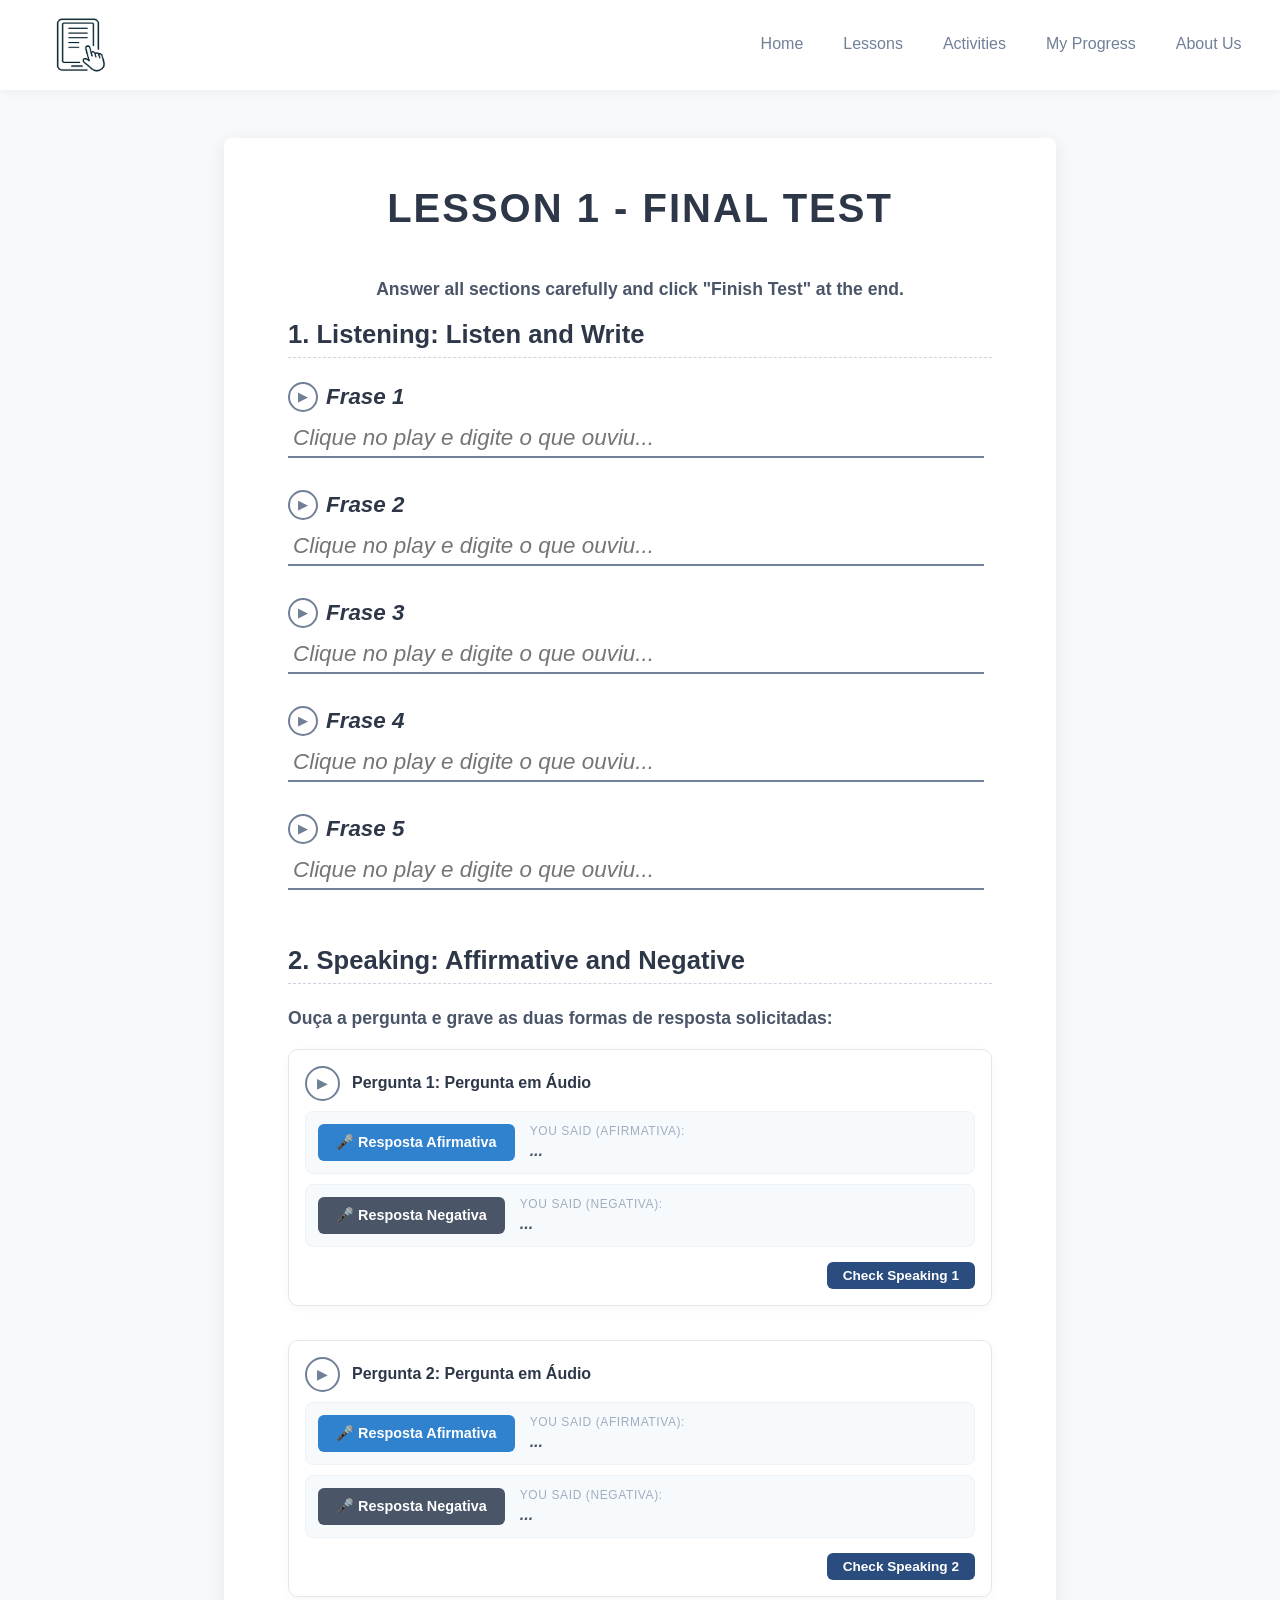
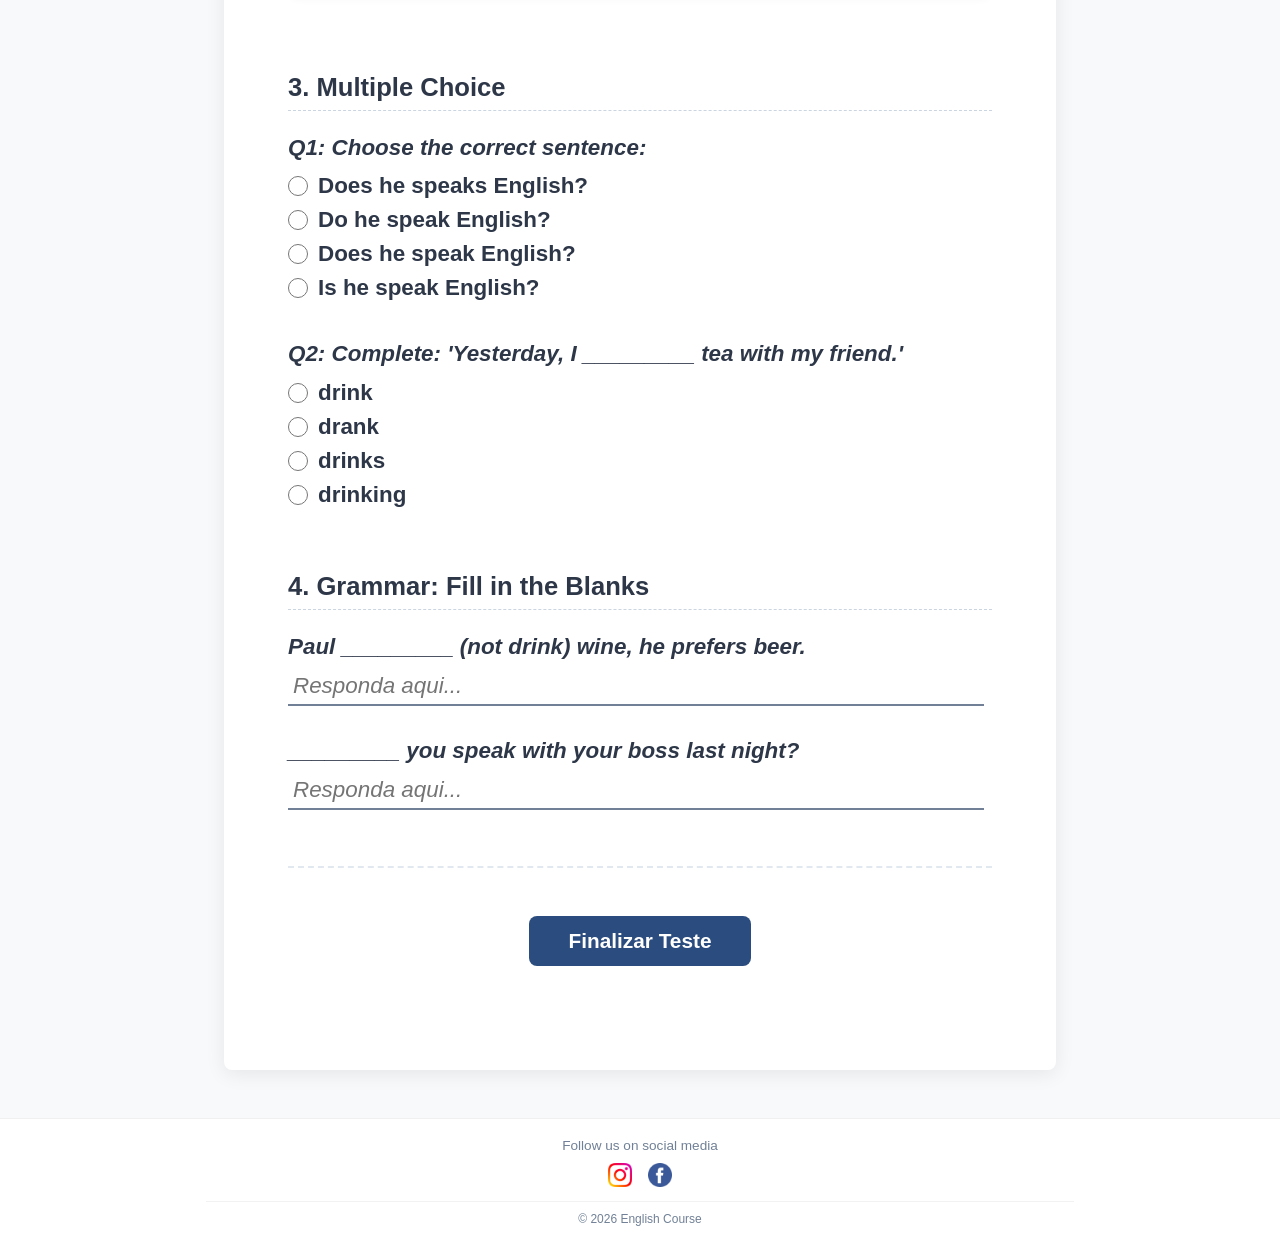
<file: assessment.html>
<!DOCTYPE html>
<html lang="pt-BR">
<head>
    <meta charset="UTF-8">
    <meta name="viewport" content="width=device-width, initial-scale=1.0">
    <title>Lesson 1 - Test</title>
    <link rel="stylesheet" href="css/main.css">
    
    <script src="scripts/header-footer.js" type="module" defer></script>
    <script src="scripts/test-renderer.js" type="module" defer></script>
</head>
<body>

    <header id="main-header"></header>

    <div id="test-pages-container"></div>

    <footer id="main-footer"></footer>
    
</body>
</html>
</file>
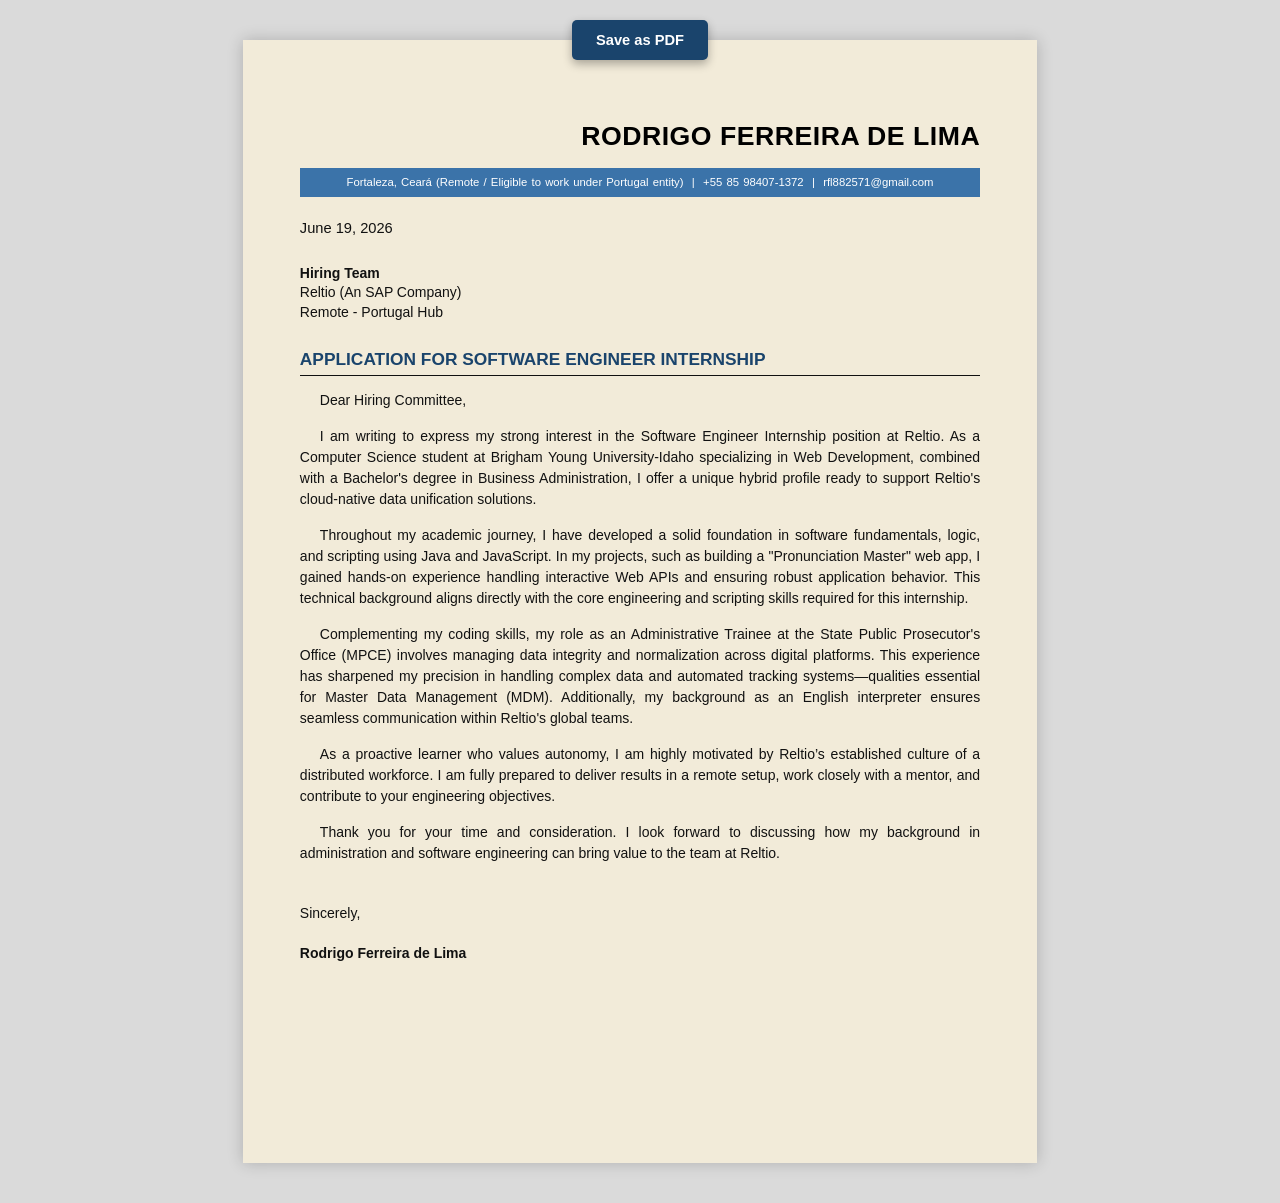
<file: cover.html>
<!DOCTYPE html>
<html lang="en">
<head>
    <meta charset="UTF-8">
    <title>Cover Letter - Rodrigo Ferreira de Lima</title>
    <link rel="stylesheet" href="css/style.css">
</head>
<body>

    <button class="btn-pdf" onclick="gerarPDF()">Save as PDF</button>

    <div class="page-container">
        <div class="header-name">Rodrigo Ferreira de Lima</div>
        
        <div class="contact-bar">
            Fortaleza, Ceará (Remote / Eligible to work under Portugal entity) &nbsp;|&nbsp; +55 85 98407-1372 &nbsp;|&nbsp; rfl882571@gmail.com
        </div>

        <div class="letter-date">
            June 19, 2026
        </div>

        <div class="recipient-info">
            <strong>Hiring Team</strong><br>
            Reltio (An SAP Company)<br>
            Remote - Portugal Hub
        </div>

        <div class="section-title">Application for Software Engineer Internship</div>

        <div class="letter-body">
            <p>
                Dear Hiring Committee,
            </p>
            <p>
                I am writing to express my strong interest in the Software Engineer Internship position at Reltio. As a Computer Science student at Brigham Young University-Idaho specializing in Web Development, combined with a Bachelor's degree in Business Administration, I offer a unique hybrid profile ready to support Reltio's cloud-native data unification solutions.
            </p>
            <p>
                Throughout my academic journey, I have developed a solid foundation in software fundamentals, logic, and scripting using Java and JavaScript. In my projects, such as building a "Pronunciation Master" web app, I gained hands-on experience handling interactive Web APIs and ensuring robust application behavior. This technical background aligns directly with the core engineering and scripting skills required for this internship.
            </p>
            <p>
                Complementing my coding skills, my role as an Administrative Trainee at the State Public Prosecutor's Office (MPCE) involves managing data integrity and normalization across digital platforms. This experience has sharpened my precision in handling complex data and automated tracking systems—qualities essential for Master Data Management (MDM). Additionally, my background as an English interpreter ensures seamless communication within Reltio's global teams.
            </p>
            <p>
                As a proactive learner who values autonomy, I am highly motivated by Reltio’s established culture of a distributed workforce. I am fully prepared to deliver results in a remote setup, work closely with a mentor, and contribute to your engineering objectives.
            </p>
            <p>
                Thank you for your time and consideration. I look forward to discussing how my background in administration and software engineering can bring value to the team at Reltio.
            </p>
        </div>

        <div class="signature">
            Sincerely,<br><br>
            <strong>Rodrigo Ferreira de Lima</strong>
        </div>
    </div>

    <script>
        function gerarPDF() {
            window.print();
        }
    </script>
</body>
</html>
</file>
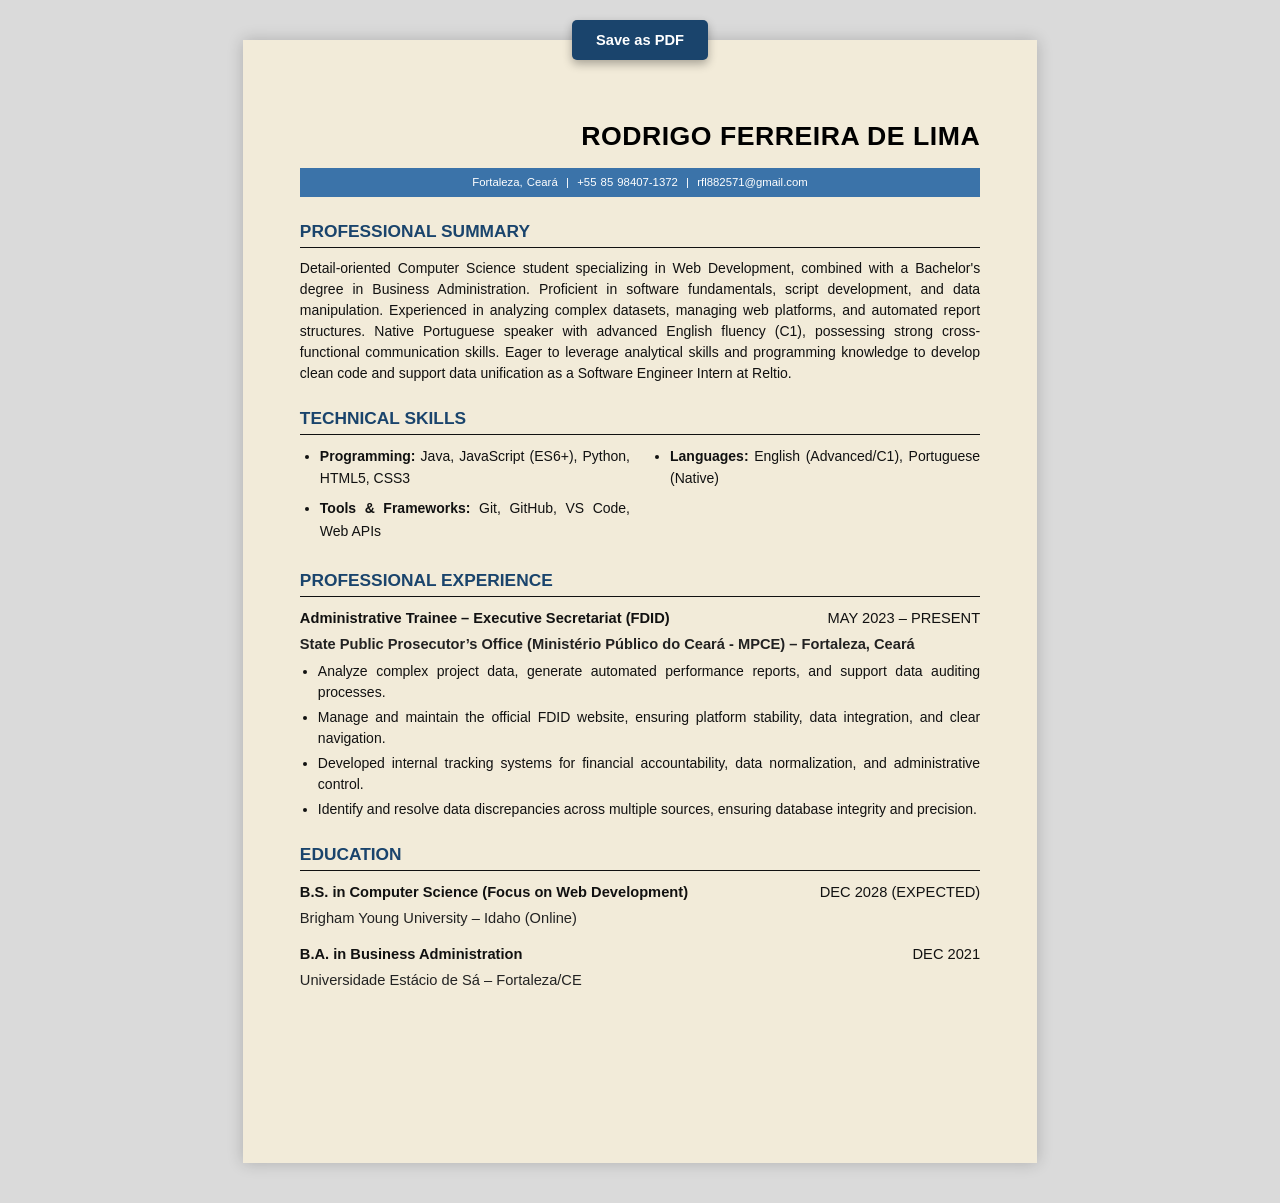
<file: cv.html>
<!DOCTYPE html>
<html lang="en">
<head>
    <meta charset="UTF-8">
    <title>Resume - Rodrigo Ferreira de Lima</title>
    <link rel="stylesheet" href="css/style.css">
</head>
<body>

    <button class="btn-pdf" onclick="gerarPDF()">Save as PDF</button>

    <div class="page-container">
        <div class="header-name">Rodrigo Ferreira de Lima</div>
        
        <div class="contact-bar">
            Fortaleza, Ceará &nbsp;|&nbsp; +55 85 98407-1372 &nbsp;|&nbsp; rfl882571@gmail.com
        </div>

        <div class="section-title">Professional Summary</div>
        <div class="summary-text">
            Detail-oriented Computer Science student specializing in Web Development, combined with a Bachelor's degree in Business Administration. Proficient in software fundamentals, script development, and data manipulation. Experienced in analyzing complex datasets, managing web platforms, and automated report structures. Native Portuguese speaker with advanced English fluency (C1), possessing strong cross-functional communication skills. Eager to leverage analytical skills and programming knowledge to develop clean code and support data unification as a Software Engineer Intern at Reltio.
        </div>

        <div class="section-title">Technical Skills</div>
        <div class="skills-container" style="display: grid; grid-template-columns: 1fr 1fr; gap: 20px; margin-top: 10px;">
    <div>
        <ul style="margin: 0; padding-left: 20px; line-height: 1.6;">
            <li style="margin-bottom: 8px;"><strong>Programming:</strong> Java, JavaScript (ES6+), Python, HTML5, CSS3</li>
            <li><strong>Tools & Frameworks:</strong> Git, GitHub, VS Code, Web APIs</li>
        </ul>
    </div>
    <div>
        <ul style="margin: 0; padding-left: 20px; line-height: 1.6;">
            <li style="margin-bottom: 8px;"><strong>Languages:</strong> English (Advanced/C1), Portuguese (Native)</li>
        </ul>
    </div>
</div>

        <div class="section-title">Professional Experience</div>

        <div class="experience-item">
            <table class="experience-header">
                <tr>
                    <td class="job-title">Administrative Trainee – Executive Secretariat (FDID)</td>
                    <td class="job-date">May 2023 – Present</td>
                </tr>
            </table>
            <div class="company-name">State Public Prosecutor’s Office (Ministério Público do Ceará - MPCE) – Fortaleza, Ceará</div>
            <ul>
                <li>Analyze complex project data, generate automated performance reports, and support data auditing processes.</li>
                <li>Manage and maintain the official FDID website, ensuring platform stability, data integration, and clear navigation.</li>
                <li>Developed internal tracking systems for financial accountability, data normalization, and administrative control.</li>
                <li>Identify and resolve data discrepancies across multiple sources, ensuring database integrity and precision.</li>
            </ul>
        </div>

        <div class="section-title">Education</div>

        <div class="education-item">
            <table class="experience-header">
                <tr>
                    <td class="job-title">B.S. in Computer Science (Focus on Web Development)</td>
                    <td class="job-date">Dec 2028 (Expected)</td>
                </tr>
            </table>
            <div class="company-name" style="font-weight: normal;">Brigham Young University – Idaho (Online)</div>
        </div>

        <div class="education-item">
            <table class="experience-header">
                <tr>
                    <td class="job-title">B.A. in Business Administration</td>
                    <td class="job-date">Dec 2021</td>
                </tr>
            </table>
            <div class="company-name" style="font-weight: normal;">Universidade Estácio de Sá – Fortaleza/CE</div>
        </div>
    </div>

    <script>
        function gerarPDF() {
            window.print();
        }
    </script>
</body>
</html>
</file>
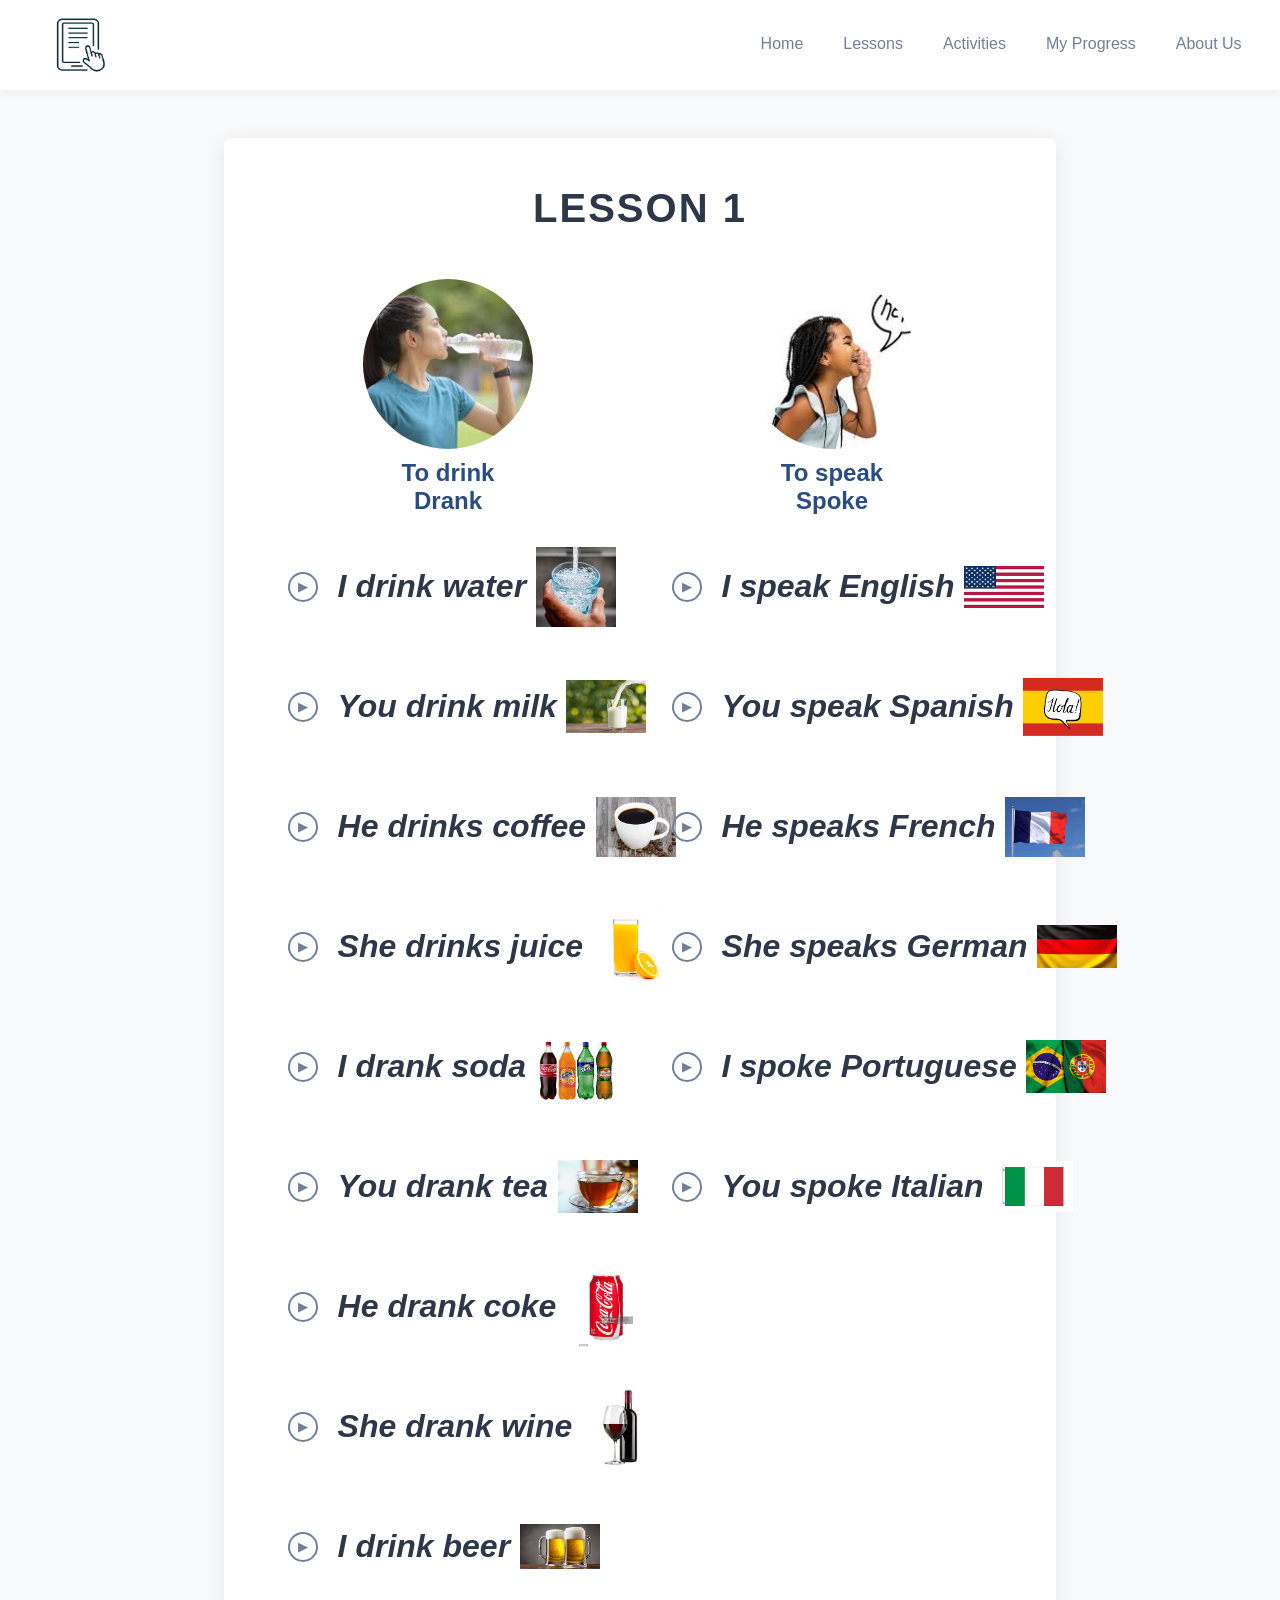
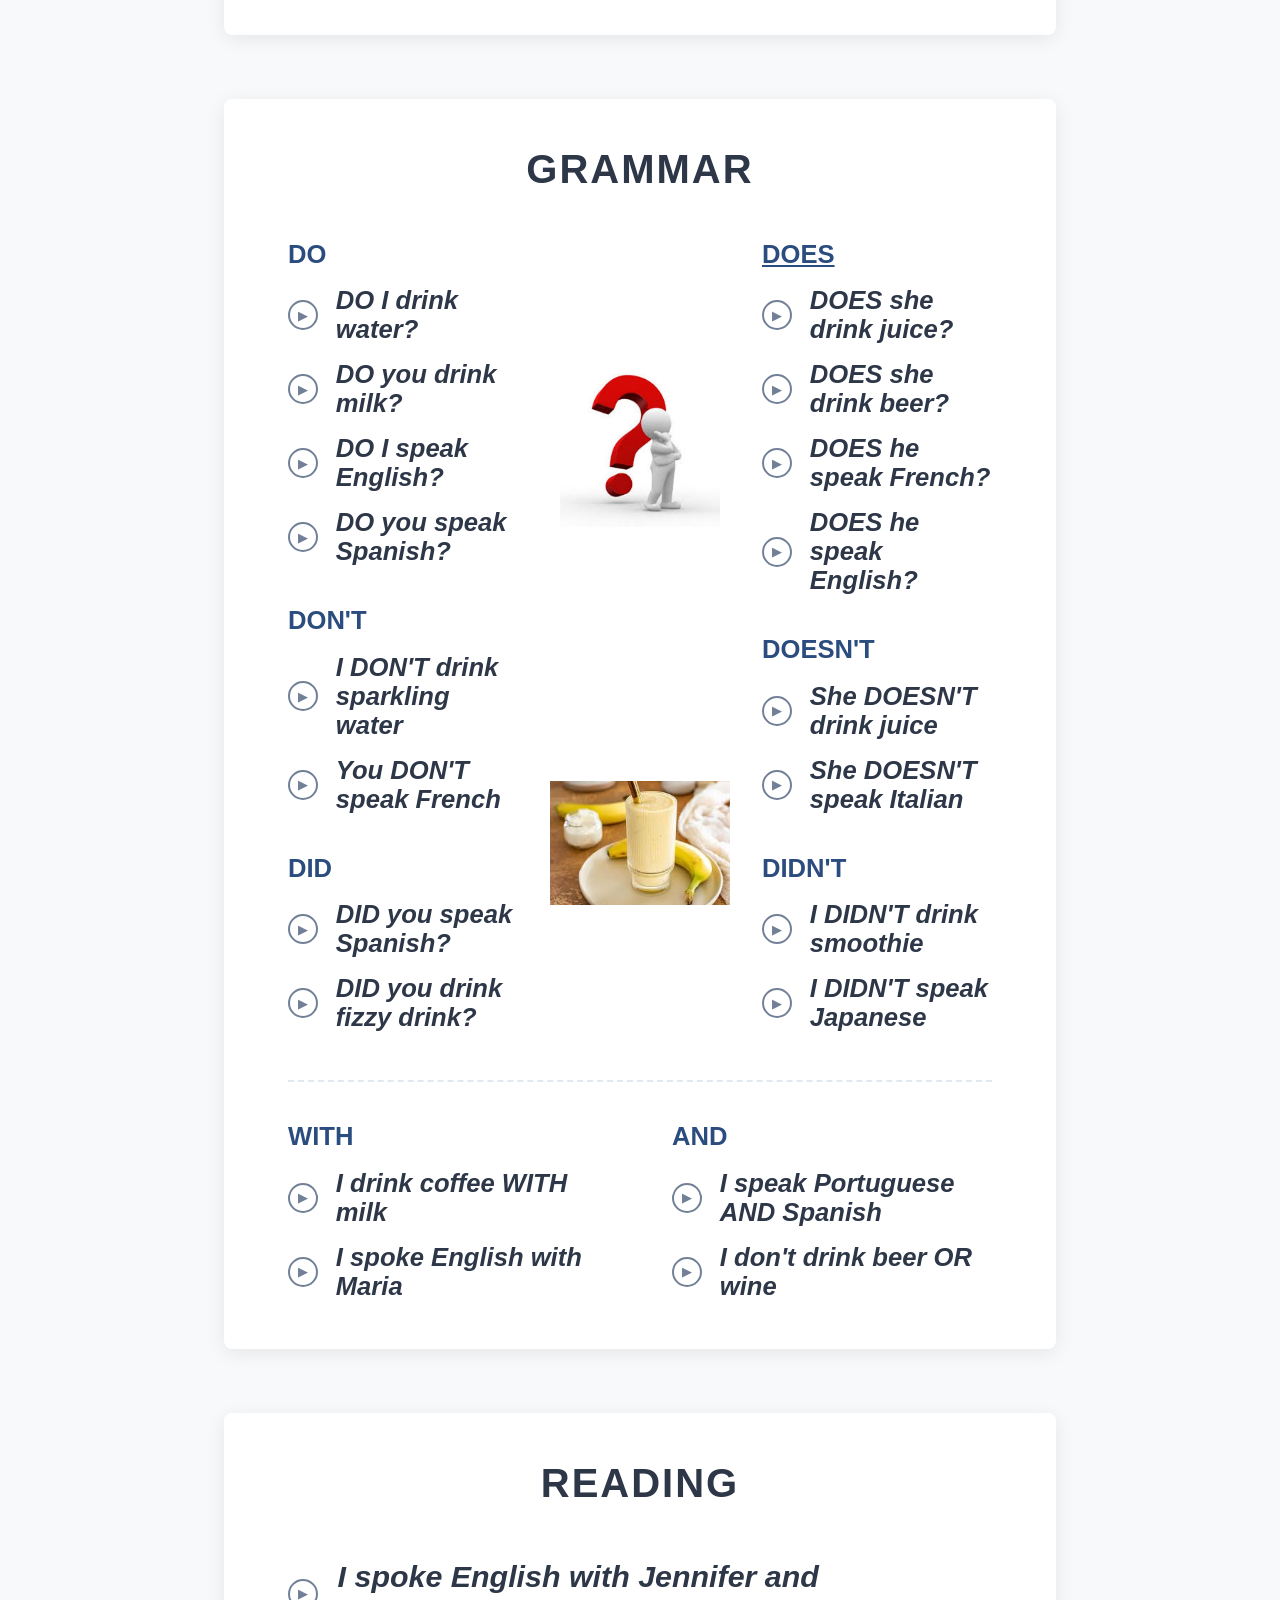
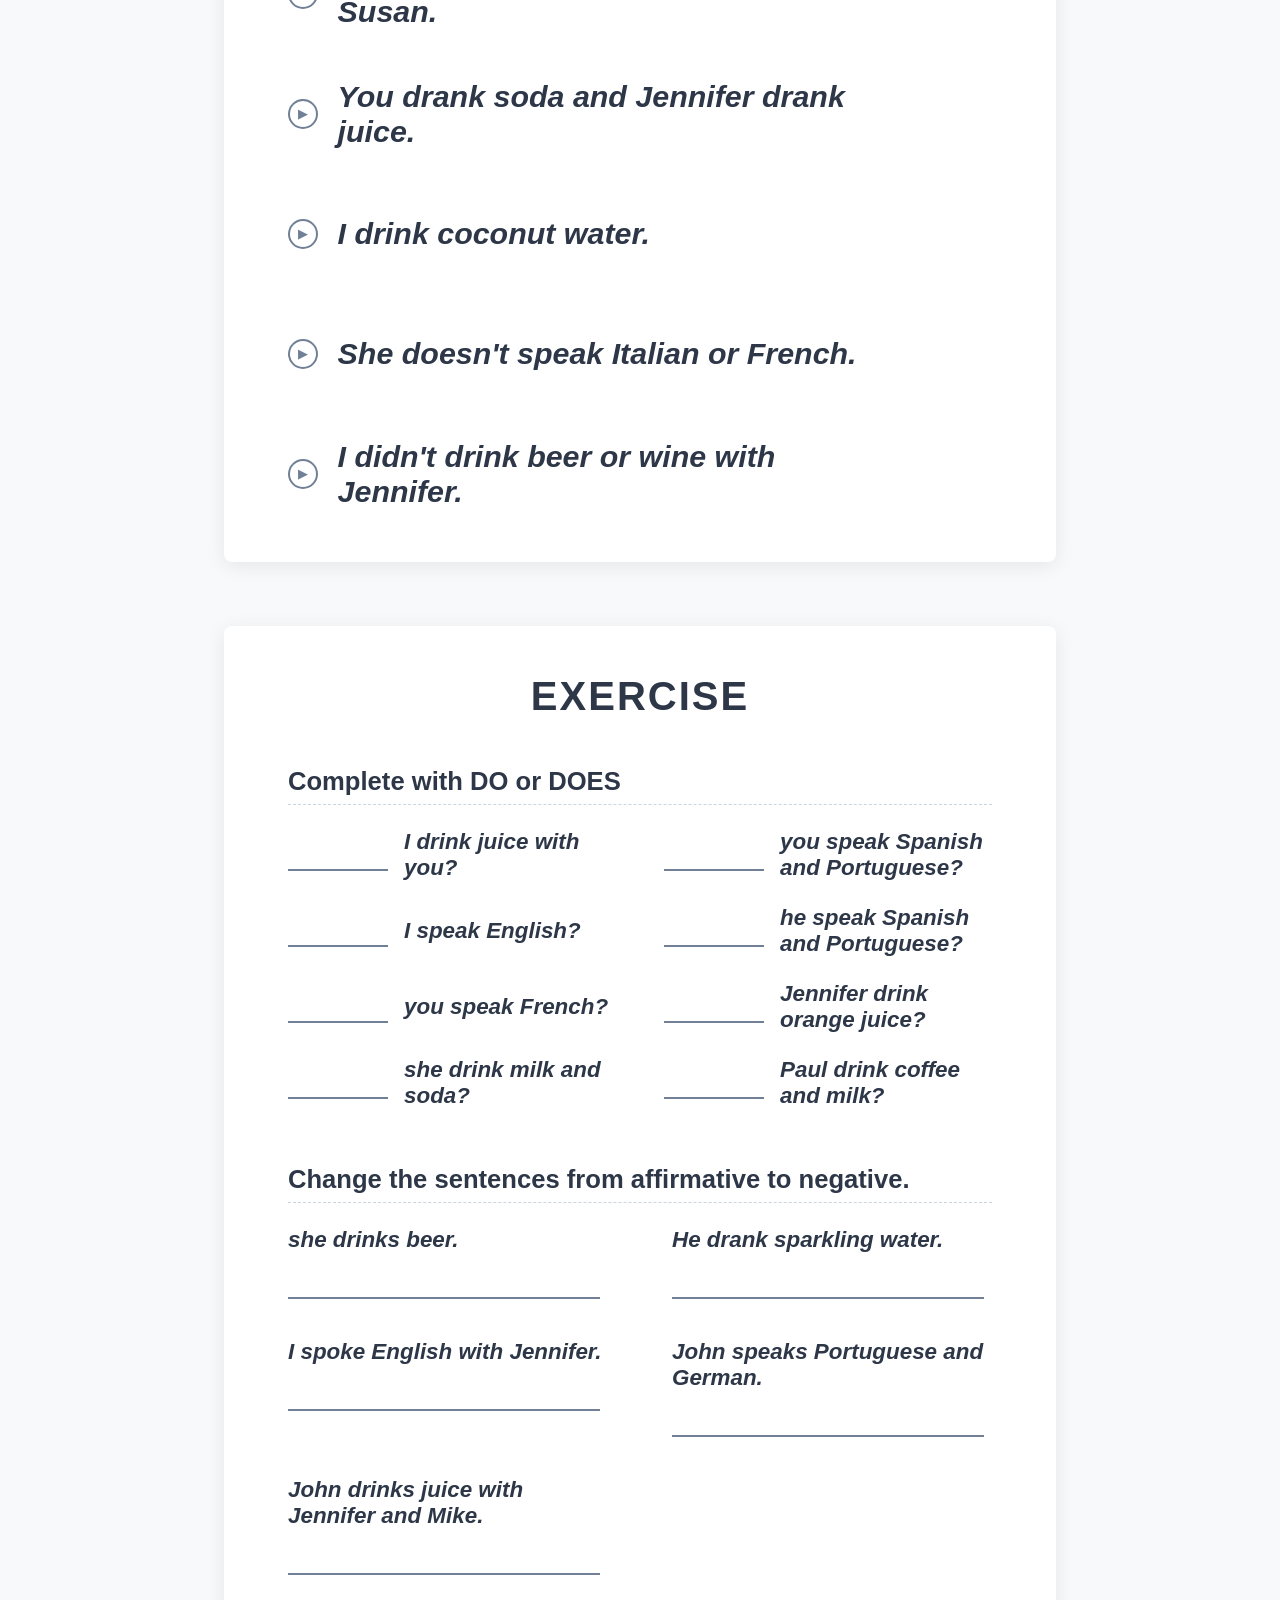
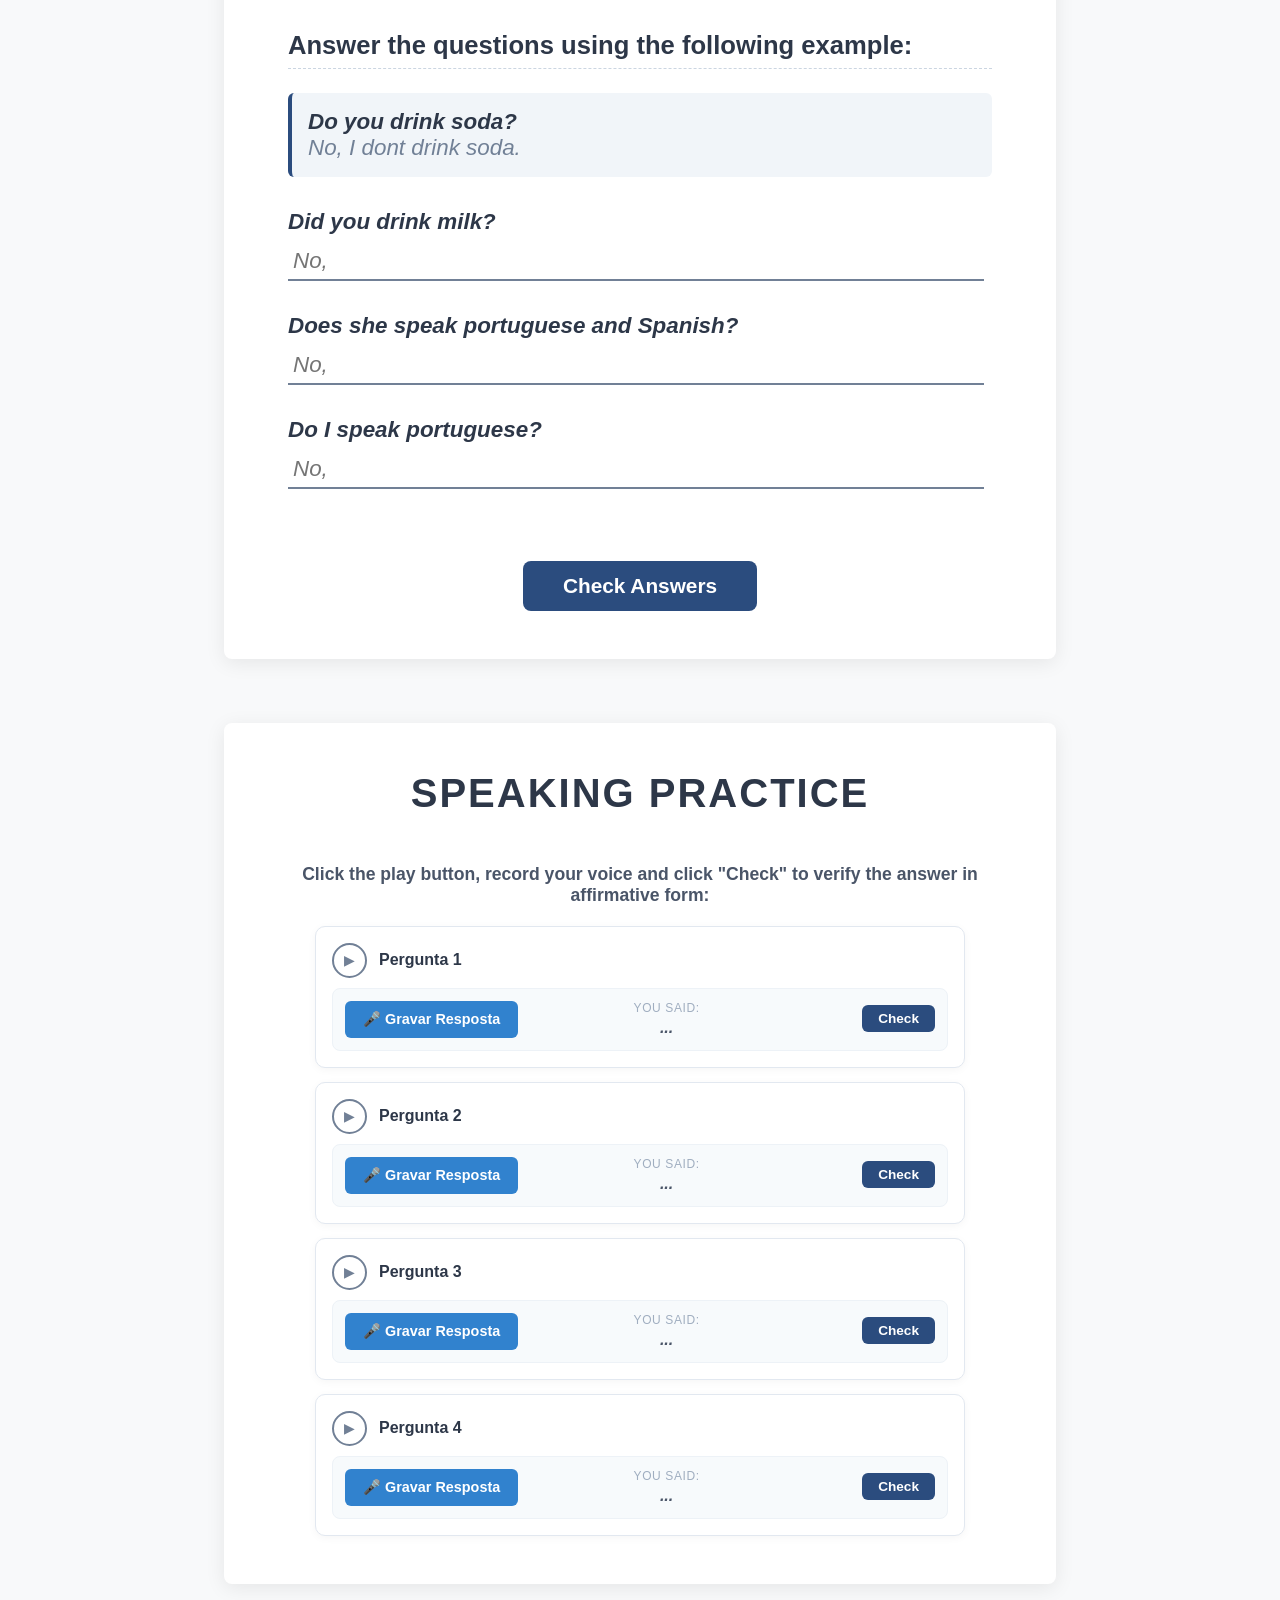
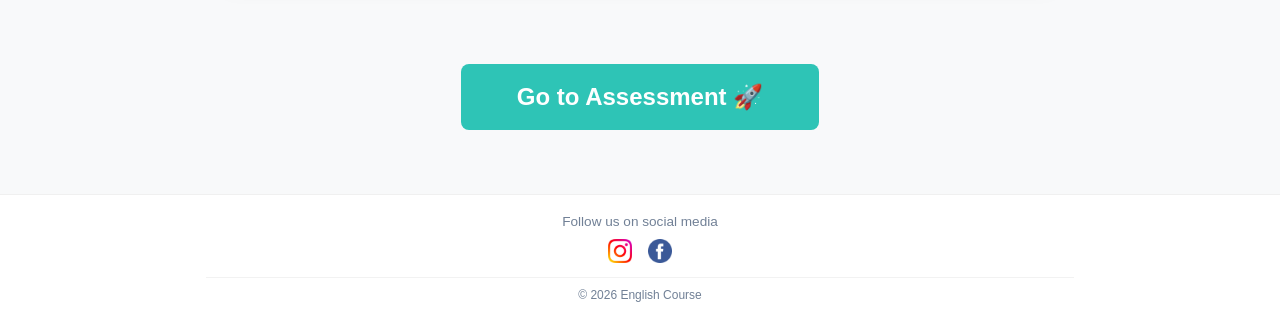
<file: lesson1.html>
<!DOCTYPE html>
<html lang="pt-BR">
<head>
    <meta charset="UTF-8">
    <meta name="viewport" content="width=device-width, initial-scale=1.0">
    <title>Lesson 1 - Livro e Atividades</title>
    <link rel="stylesheet" href="css/main.css">
    
    <script src="scripts/header-footer.js" type="module" defer></script>
</head>
<body>

    <header id="main-header"></header>

    <div id="book-pages-container"></div>

    <footer id="main-footer"></footer>
    
</body>
</html>
</file>
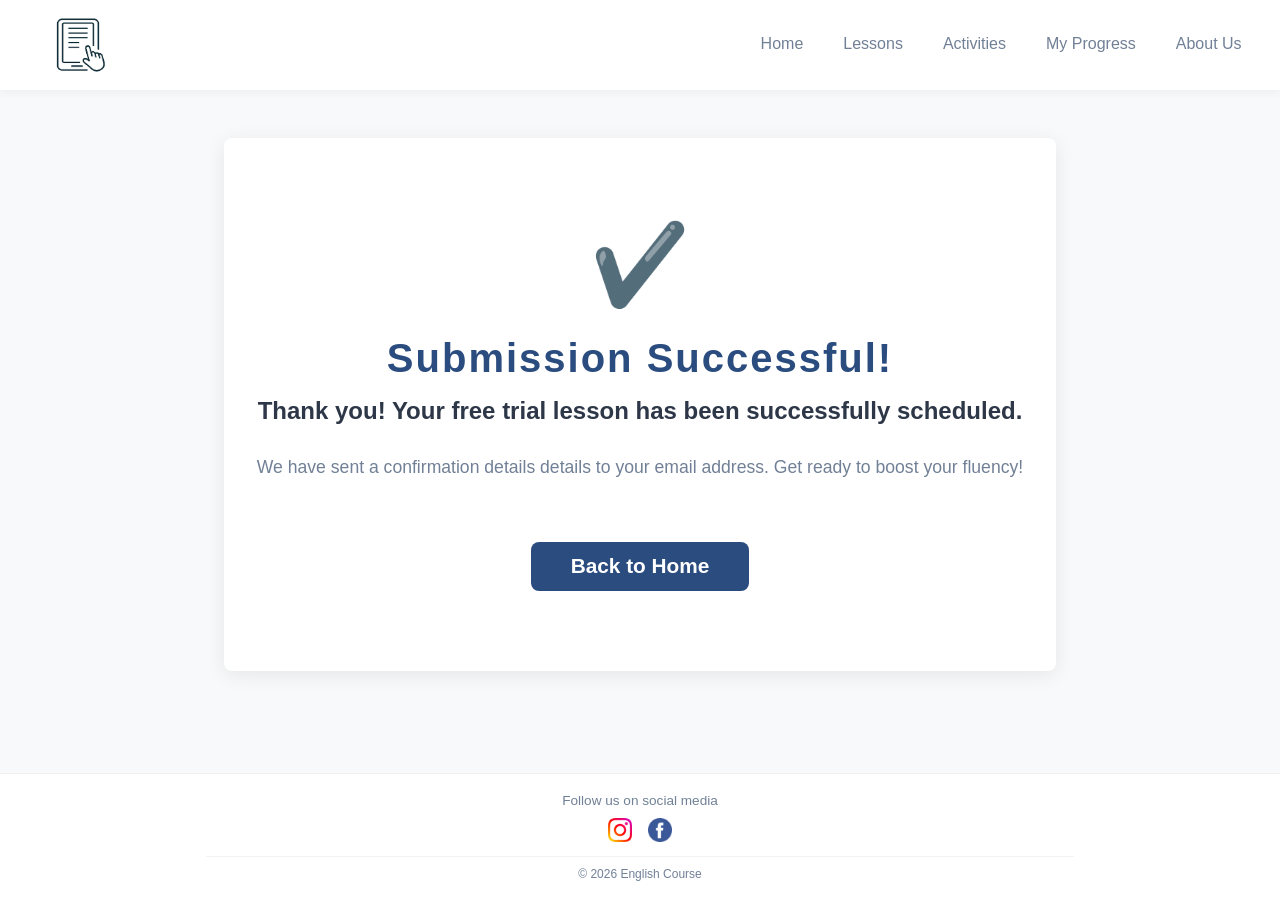
<file: success.html>
<!DOCTYPE html>
<html lang="en">
<head>
    <meta charset="UTF-8">
    <meta name="viewport" content="width=device-width, initial-scale=1.0">
    <title>Booking Confirmed!</title>
    <link rel="stylesheet" href="css/main.css">
    <script src="scripts/header-footer.js" type="module" defer></script>
</head>
<body>

    <header id="main-header"></header>

    <div class="lesson-container" style="padding: 5rem 2rem;">
        <div style="font-size: 5rem; color: var(--secondary-color); margin-bottom: 1.5rem;">✔️</div>
        <h1 class="lesson-title" style="color: var(--primary-color); margin-bottom: 1rem;">Submission Successful!</h1>
        <p class="practice-text" style="font-style: normal; font-size: 1.5rem; margin-bottom: 2rem;">
            Thank you! Your free trial lesson has been successfully scheduled.
        </p>
        <p style="color: var(--text-muted); margin-bottom: 3rem; font-size: 1.1rem;">
            We have sent a confirmation details details to your email address. Get ready to boost your fluency!
        </p>
        <a href="index.html" class="check-answers-btn" style="text-decoration: none;">Back to Home</a>
    </div>

    <footer id="main-footer"></footer>
    
</body>
</html>
</file>
<file: css/main.css>
/* css/main.css */

/* 1. Configurações Base */
@import "base/tokens.css";
@import "base/reset.css";

/* 2. Estrutura do Layout (Comum a todas as páginas) */
@import "layout/header.css";
@import "layout/footer.css";

/* 3. Componentes Reutilizáveis */
@import "components/buttons.css";
@import "components/inputs.css";
@import "components/cards.css";

/* 4. Estilos de Páginas Específicas */
@import "base/pages.css";
</file>
<file: css/style.css>
@page {
    size: A4;
    margin: 20mm 15mm;
    background-color: #f2ebd9; /* Define o fundo creme do papel diretamente na impressão */
}

* {
    box-sizing: border-box;
}

body {
    font-family: 'Helvetica Neue', Helvetica, Arial, sans-serif;
    color: #111111;
    margin: 0;
    padding: 0;
    line-height: 1.5;
    font-size: 10.5pt;
    background-color: #f2ebd9;
}

/* Container que cria a experiência visual de folha A4 no Monitor */
.page-container {
    background: #f2ebd9;
    margin: 0 auto;
}

.header-name {
    text-align: right;
    font-size: 20pt;
    font-weight: bold;
    text-transform: uppercase;
    letter-spacing: 0.5px;
    color: #000000;
    margin-bottom: 12px;
}

.contact-bar {
    background-color: #3b73a9;
    color: #ffffff;
    text-align: center;
    padding: 6px 10px;
    font-size: 8.5pt;
    font-weight: normal;
    margin-bottom: 20px;
    word-spacing: 1px;
}

.section-title {
    font-size: 13pt;
    font-weight: bold;
    color: #1a446c;
    text-transform: uppercase;
    border-bottom: 1.5px solid #111111;
    margin-top: 22px;
    margin-bottom: 10px;
    padding-bottom: 2px;
    page-break-after: avoid;
}

.summary-text {
    text-align: justify;
    margin-bottom: 15px;
}

.skills-table {
    width: 100%;
    margin-bottom: 15px;
    border-collapse: collapse;
}

.skills-table td {
    width: 50%;
    vertical-align: top;
    padding: 2px 0;
}

ul {
    margin: 0;
    padding-left: 18px;
}

li {
    margin-bottom: 4px;
    text-align: justify;
}

.experience-item {
    margin-bottom: 16px;
    page-break-inside: avoid;
}

.experience-header {
    width: 100%;
    border-collapse: collapse;
    margin-bottom: 4px;
}

.experience-header td {
    padding: 0;
    vertical-align: bottom;
}

.job-title {
    font-weight: bold;
    font-size: 11pt;
    text-align: left;
}

.job-date {
    font-weight: normal;
    font-size: 11pt;
    text-align: right;
    text-transform: uppercase;
}

.company-name {
    font-weight: bold;
    font-size: 11pt;
    margin-bottom: 6px;
    color: #222222;
}

.education-item {
    margin-bottom: 14px;
    page-break-inside: avoid;
}

/* Configurações dedicadas exclusivamente à exibição em tela de Computador */
@media screen {
    body {
        background-color: #dadada; /* Fundo cinza escuro simulando uma mesa de trabalho */
        padding: 40px 0;
    }
    .page-container {
        width: 210mm;
        min-height: 297mm;
        padding: 20mm 15mm;
        box-shadow: 0 0 15px rgba(0, 0, 0, 0.2); /* Sombra suave simulando papel físico */
    }
}
/* ... [Mantenha todo o CSS anterior aqui] ... */

/* Estilo do Botão Flutuante (Apenas na Tela) */
.btn-pdf {
    position: fixed;
    top: 20px;
    left: 50%;
    transform: translateX(-50%);
    padding: 12px 24px;
    background-color: #1a446c;
    color: #ffffff;
    border: none;
    border-radius: 5px;
    font-size: 11pt;
    font-weight: bold;
    cursor: pointer;
    box-shadow: 0 4px 10px rgba(0,0,0,0.3);
    transition: background 0.2s ease;
    z-index: 999;
}

.btn-pdf:hover {
    background-color: #22598c;
}

/* Regra Crítica: Esconde o botão e ajusta margens no PDF/Impressão */
@media print {
    .btn-pdf {
        display: none !important;
    }
    body {
        background-color: #f2ebd9 !important;
        padding: 0 !important;
    }
    .page-container {
        box-shadow: none !important;
        padding: 0 !important;
        width: 100% !important;
    }
}
/* ==========================================================================
   Configurações Exclusivas para a Cover Letter (Carta de Apresentação)
   ========================================================================== */

.letter-date {
    margin-bottom: 25px;
    font-size: 11pt;
}

.recipient-info {
    margin-bottom: 25px;
    line-height: 1.4;
}

.letter-body p {
    text-align: justify;
    margin-bottom: 15px;
    text-indent: 20px; /* Cria o recuo elegante de início de parágrafo */
}

.signature {
    margin-top: 40px;
    line-height: 1.4;
}
</file>
